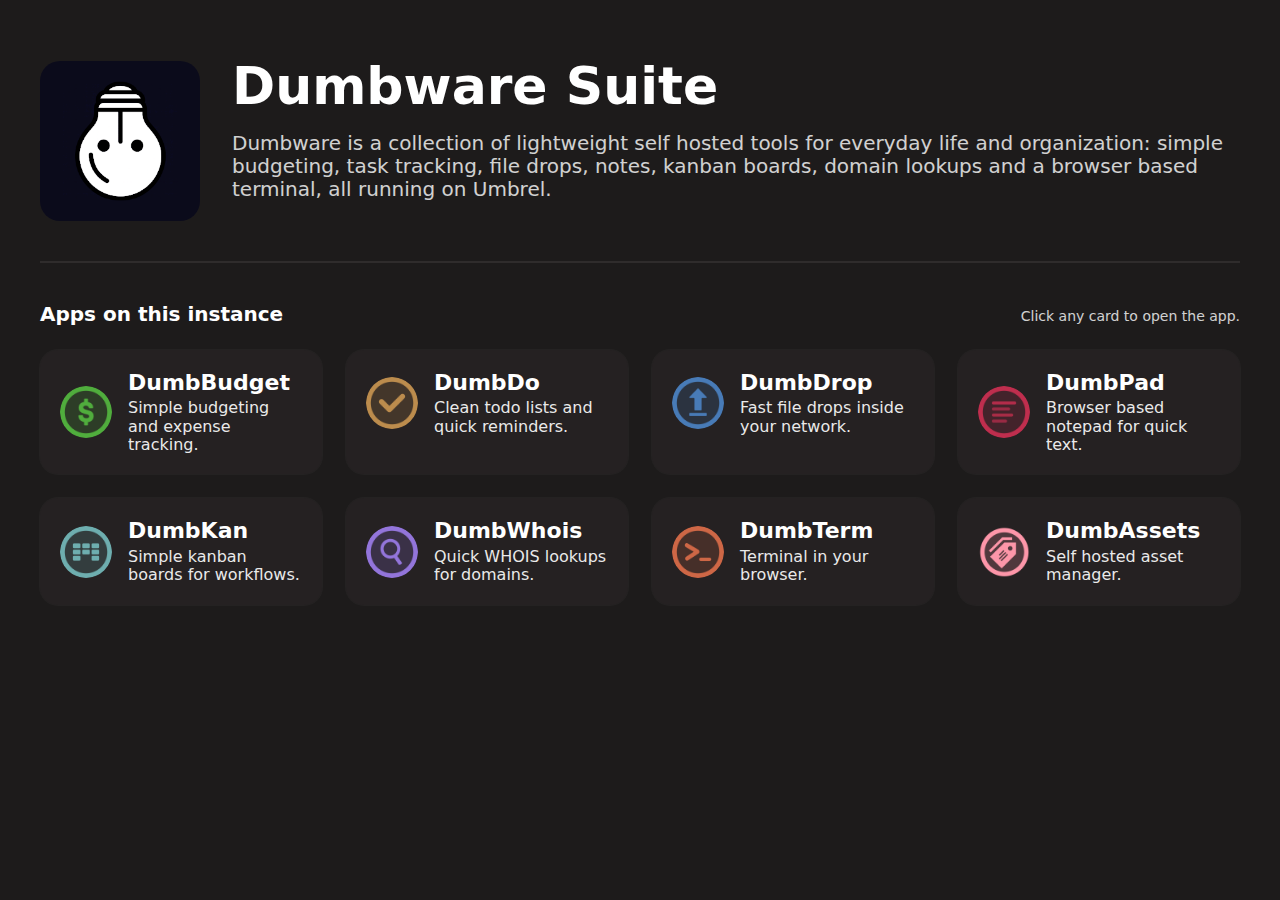
<file: denny-dumbsuite/data/www/index.html>
<!DOCTYPE html>
<html>
<head>
    <meta charset="utf-8">
    <title>Dumbware Suite</title>
    <style>
        html {
            line-height: 1.15;
            -webkit-text-size-adjust: 100%
        }
        body {
            margin: 0
        }
        main {
            display: block
        }
        h1 {
            font-size: 2em;
            margin: .67em 0
        }
        hr {
            box-sizing: content-box;
            height: 0;
            overflow: visible
        }
        pre {
            font-family: monospace, monospace;
            font-size: 1em
        }
        a {
            background-color: transparent
        }
        b,
        strong {
            font-weight: bolder
        }
        code,
        kbd,
        samp {
            font-family: monospace, monospace;
            font-size: 1em
        }
        small {
            font-size: 80%
        }
        sub,
        sup {
            font-size: 75%;
            line-height: 0;
            position: relative;
            vertical-align: baseline
        }
        sub {
            bottom: -.25em
        }
        sup {
            top: -.5em
        }
        img {
            border-style: none
        }
        button,
        input,
        optgroup,
        select,
        textarea {
            font-family: inherit;
            font-size: 100%;
            line-height: 1.15;
            margin: 0
        }
        button,
        input {
            overflow: visible
        }
        button,
        select {
            text-transform: none
        }
        [type=button],
        [type=reset],
        [type=submit],
        button {
            -webkit-appearance: button
        }
        fieldset {
            padding: .35em .75em .625em
        }
        legend {
            box-sizing: border-box;
            color: inherit;
            display: table;
            max-width: 100%;
            padding: 0;
            white-space: normal
        }
        progress {
            vertical-align: baseline
        }
        textarea {
            overflow: auto
        }
        [type=checkbox],
        [type=radio] {
            box-sizing: border-box;
            padding: 0
        }
        [type=number]::-webkit-inner-spin-button,
        [type=number]::-webkit-outer-spin-button {
            height: auto
        }
        [type=search] {
            -webkit-appearance: textfield;
            outline-offset: -2px
        }
        [type=search]::-webkit-search-decoration {
            -webkit-appearance: none
        }
        ::-webkit-file-upload-button {
            -webkit-appearance: button;
            font: inherit
        }
        details {
            display: block
        }
        summary {
            display: list-item
        }
        template {
            display: none
        }
        [hidden] {
            display: none
        }

        body {
            background-color: #1D1B1B;
            font-family: system-ui, -apple-system, BlinkMacSystemFont, Roboto, Helvetica Neue, Segoe UI, Arial, Noto Sans, sans-serif, Apple Color Emoji, Segoe UI Emoji, Segoe UI Symbol, Noto Color Emoji;
            color: #fff;
        }
        *,
        h1,
        h2,
        h3,
        h4,
        h5,
        h6,
        p,
        span {
            color: #fff;
            font-size: 20px;
            font-weight: normal;
        }
        .text-muted {
            opacity: 0.8;
        }
        .text-small {
            font-size: 14px;
        }
        hr {
            width: 100%;
            height: 2px;
            background: #2F2C2C;
            border: none;
            margin: 40px 0;
        }
        .container {
            padding: 40px;
            max-width: 1440px;
            margin: auto;
        }
        .app-icon {
            border-radius: 20px;
        }
        .app {
            display: flex;
            margin: 20px 0 40px 0;
            align-items: center;
            gap: 32px;
        }
        .app-icon {
            flex-shrink: 0;
            height: 160px;
            width: 160px;
        }
        .app-name {
            font-size: 52px;
            line-height: 52px;
            font-weight: bold;
            margin: 0 0 16px 0;
        }

        .apps-header {
            display: flex;
            justify-content: space-between;
            align-items: baseline;
            gap: 16px;
            flex-wrap: wrap;
        }
        .apps-header h2 {
            margin: 0;
        }
        .apps-header p {
            margin: 0;
        }

        .apps-grid {
            display: grid;
            grid-template-columns: repeat(4, 1fr);
            gap: 24px;
            margin-top: 24px;
        }

        .app-card {
            background: #252122;
            border-radius: 18px;
            padding: 20px;
            display: flex;
            flex-direction: column;
            gap: 12px;
            cursor: pointer;
            transition: transform 0.15s ease, box-shadow 0.15s ease, background 0.15s ease;
            box-shadow: 0 0 0 1px rgba(255, 255, 255, 0.03);
        }
        .app-card:hover {
            transform: translateY(-2px);
            box-shadow: 0 14px 30px rgba(0, 0, 0, 0.6);
            background: #2b2627;
        }
        .app-card-header {
            display: flex;
            align-items: center;
            gap: 16px;
        }
        .app-card-logo {
            width: 52px;
            height: 52px;
            border-radius: 50%;
            object-fit: contain;
            image-rendering: auto;
            background: transparent;
        }
        .app-card-title {
            font-size: 22px;
            font-weight: 600;
        }
        .app-card-desc {
            font-size: 16px;
            opacity: 0.9;
            margin-top: 4px;
        }

        @media (max-width: 900px) {
            .apps-grid {
                grid-template-columns: repeat(2, 1fr);
            }
        }
        @media (max-width: 600px) {
            .apps-grid {
                grid-template-columns: repeat(1, 1fr);
            }
            .app-name {
                font-size: 36px;
                line-height: 40px;
            }
            .container {
                padding: 24px;
            }
        }
    </style>
    <link rel="shortcut icon" type="image/png" href="favicon.png">
</head>

<body>
    <section class="container app-container">
        <div class="app">
            <img class="app-icon" src="logo.png" alt="Dumbware Logo">
            <div class="app-details">
                <h1 class="app-name">Dumbware Suite</h1>
                <p class="text-muted">
                    Dumbware is a collection of lightweight self hosted tools for everyday life and organization:
                    simple budgeting, task tracking, file drops, notes, kanban boards, domain lookups and a browser
                    based terminal, all running on Umbrel.
                </p>
            </div>
        </div>

        <hr />

        <div class="apps-header">
            <h2><strong>Apps on this instance</strong></h2>
            <p class="text-muted text-small">
                Click any card to open the app.
            </p>
        </div>

        <div class="apps-grid">
            <div class="app-card" onclick="openApp(13331);">
                <div class="app-card-header">
                    <img src="dumbbudget.png" class="app-card-logo">
                    <div>
                        <div class="app-card-title">DumbBudget</div>
                        <div class="app-card-desc">Simple budgeting and expense tracking.</div>
                    </div>
                </div>
            </div>

            <div class="app-card" onclick="openApp(13332);">
                <div class="app-card-header">
                    <img src="dumbdo.png" class="app-card-logo">
                    <div>
                        <div class="app-card-title">DumbDo</div>
                        <div class="app-card-desc">Clean todo lists and quick reminders.</div>
                    </div>
                </div>
            </div>

            <div class="app-card" onclick="openApp(13333);">
                <div class="app-card-header">
                    <img src="dumbdrop.png" class="app-card-logo">
                    <div>
                        <div class="app-card-title">DumbDrop</div>
                        <div class="app-card-desc">Fast file drops inside your network.</div>
                    </div>
                </div>
            </div>

            <div class="app-card" onclick="openApp(13334);">
                <div class="app-card-header">
                    <img src="dumbpad.png" class="app-card-logo">
                    <div>
                        <div class="app-card-title">DumbPad</div>
                        <div class="app-card-desc">Browser based notepad for quick text.</div>
                    </div>
                </div>
            </div>

            <div class="app-card" onclick="openApp(13335);">
                <div class="app-card-header">
                    <img src="dumbkan.png" class="app-card-logo">
                    <div>
                        <div class="app-card-title">DumbKan</div>
                        <div class="app-card-desc">Simple kanban boards for workflows.</div>
                    </div>
                </div>
            </div>

            <div class="app-card" onclick="openApp(13336);">
                <div class="app-card-header">
                    <img src="dumbwhois.png" class="app-card-logo">
                    <div>
                        <div class="app-card-title">DumbWhois</div>
                        <div class="app-card-desc">Quick WHOIS lookups for domains.</div>
                    </div>
                </div>
            </div>

            <div class="app-card" onclick="openApp(13337);">
                <div class="app-card-header">
                    <img src="dumbterm.png" class="app-card-logo">
                    <div>
                        <div class="app-card-title">DumbTerm</div>
                        <div class="app-card-desc">Terminal in your browser.</div>
                    </div>
                </div>
            </div>

            <div class="app-card" onclick="openApp(13338);">
                <div class="app-card-header">
                    <img src="dumbassets.png" class="app-card-logo">
                    <div>
                        <div class="app-card-title">DumbAssets</div>
                        <div class="app-card-desc">Self hosted asset manager.</div>
                    </div>
                </div>
            </div>
        </div>

    </section>

    <script>
        function openApp(port) {
            const host = window.location.hostname;
            window.open("http://" + host + ":" + port, "_blank");
        }
    </script>
</body>
</html>
</file>
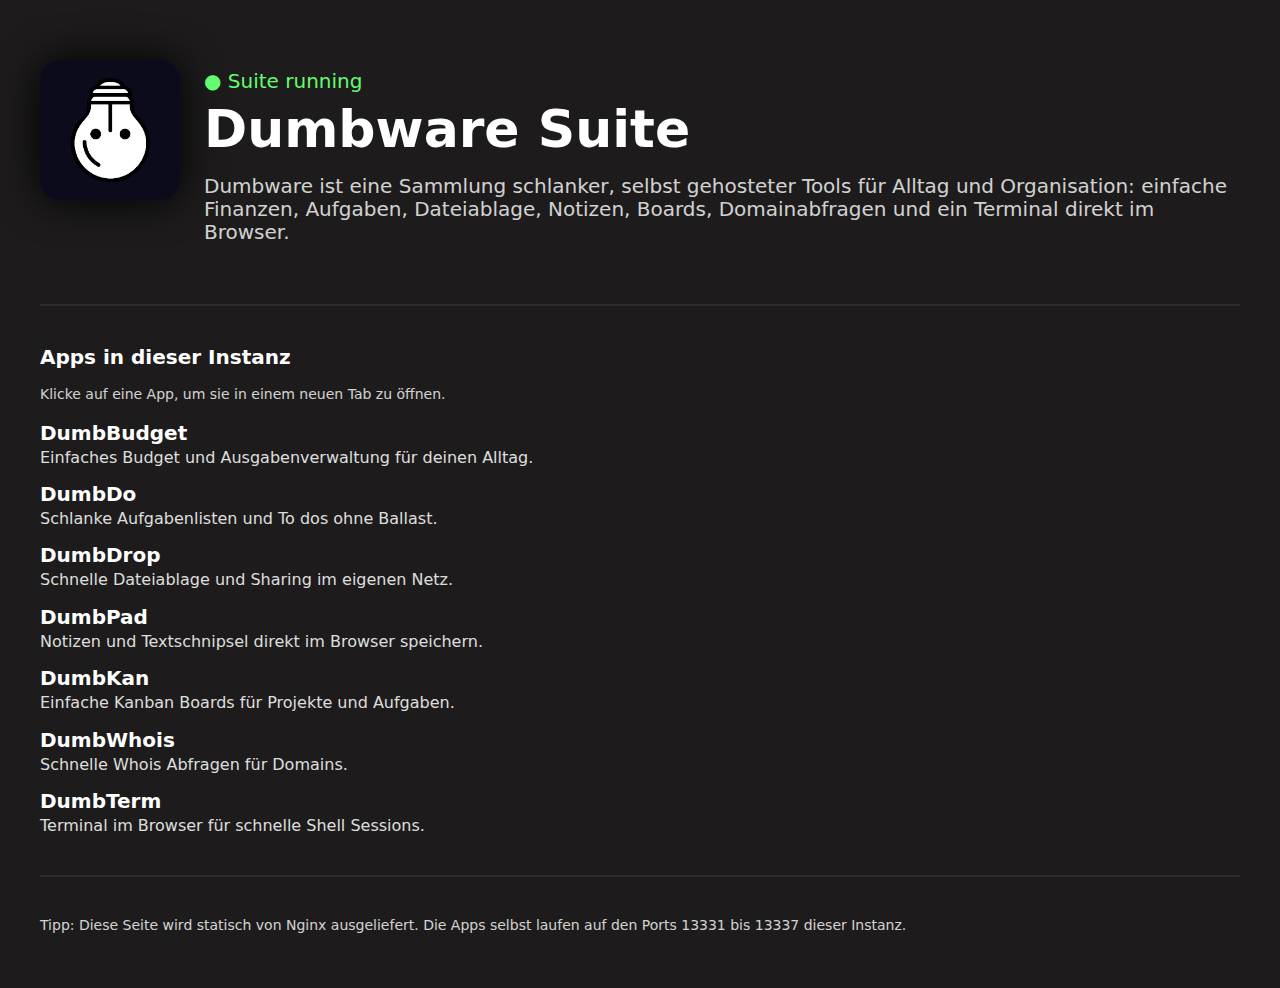
<file: denny-dumbware/data/www/index.html>
<!DOCTYPE html>
<html>
<head>
    <meta charset="utf-8">
    <title>Dumbware Suite</title>
    <style>
        /*! normalize.css v8.0.1 | MIT License | github.com/necolas/normalize.css */
        html {
            line-height: 1.15;
            -webkit-text-size-adjust: 100%
        }

        body {
            margin: 0
        }

        main {
            display: block
        }

        h1 {
            font-size: 2em;
            margin: .67em 0
        }

        hr {
            box-sizing: content-box;
            height: 0;
            overflow: visible
        }

        pre {
            font-family: monospace, monospace;
            font-size: 1em
        }

        a {
            background-color: transparent
        }

        b,
        strong {
            font-weight: bolder
        }

        code,
        kbd,
        samp {
            font-family: monospace, monospace;
            font-size: 1em
        }

        small {
            font-size: 80%
        }

        sub,
        sup {
            font-size: 75%;
            line-height: 0;
            position: relative;
            vertical-align: baseline
        }

        sub {
            bottom: -.25em
        }

        sup {
            top: -.5em
        }

        img {
            border-style: none
        }

        button,
        input,
        optgroup,
        select,
        textarea {
            font-family: inherit;
            font-size: 100%;
            line-height: 1.15;
            margin: 0
        }

        button,
        input {
            overflow: visible
        }

        button,
        select {
            text-transform: none
        }

        [type=button],
        [type=reset],
        [type=submit],
        button {
            -webkit-appearance: button
        }

        [type=button]::-moz-focus-inner,
        [type=reset]::-moz-focus-inner,
        [type=submit]::-moz-focus-inner,
        button::-moz-focus-inner {
            border-style: none;
            padding: 0
        }

        [type=button]:-moz-focusring,
        [type=reset]:-moz-focusring,
        [type=submit]:-moz-focusring,
        button:-moz-focusring {
            outline: 1px dotted ButtonText
        }

        fieldset {
            padding: .35em .75em .625em
        }

        legend {
            box-sizing: border-box;
            color: inherit;
            display: table;
            max-width: 100%;
            padding: 0;
            white-space: normal
        }

        progress {
            vertical-align: baseline
        }

        textarea {
            overflow: auto
        }

        [type=checkbox],
        [type=radio] {
            box-sizing: border-box;
            padding: 0
        }

        [type=number]::-webkit-inner-spin-button,
        [type=number]::-webkit-outer-spin-button {
            height: auto
        }

        [type=search] {
            -webkit-appearance: textfield;
            outline-offset: -2px
        }

        [type=search]::-webkit-search-decoration {
            -webkit-appearance: none
        }

        ::-webkit-file-upload-button {
            -webkit-appearance: button;
            font: inherit
        }

        details {
            display: block
        }

        summary {
            display: list-item
        }

        template {
            display: none
        }

        [hidden] {
            display: none
        }
    </style>
    <style>
        body {
            background-color: #1D1B1B;
            font-family: system-ui, -apple-system, BlinkMacSystemFont, Roboto, Helvetica Neue, Segoe UI, Arial, Noto Sans, sans-serif, Apple Color Emoji, Segoe UI Emoji, Segoe UI Symbol, Noto Color Emoji;
            color: #fff;
        }

        *,
        h1,
        h2,
        h3,
        h4,
        h5,
        h6,
        p,
        span {
            color: #fff;
            font-size: 20px;
            font-weight: normal;
        }

        .success {
            color: #63FB72;
        }

        .text-muted {
            opacity: 0.8;
        }

        .text-small {
            font-size: 14px;
        }

        hr {
            width: 100%;
            height: 2px;
            background: #2F2C2C;
            border: none;
            margin: 40px 0;
        }

        .container {
            padding: 40px;
            max-width: 1440px;
            margin: auto;
        }

        .app-icon {
            border-radius: 20px;
        }

        .app {
            display: flex;
            margin: 20px 0 40px 0;
        }

        .app > .app-icon {
            flex-shrink: 0;
            height: 140px;
            width: 140px;
            box-shadow: 0 0 40px 0 rgba(0, 0, 0, 0.95);
            margin-right: 24px;
        }

        .app > .app-details > .app-status {
            display: block;
            font-size: 20px;
            margin: 10px 0 0 0;
        }

        .app > .app-details > .app-name {
            font-size: 52px;
            line-height: 52px;
            font-weight: bold;
            margin: 10px 0 0 0;
        }

        .app-list {
            list-style: none;
            padding-left: 0;
            margin-top: 20px;
        }

        .app-list li {
            margin-bottom: 16px;
        }

        .app-link {
            font-weight: bold;
            text-decoration: none;
        }

        .app-link:hover {
            text-decoration: underline;
        }

        .app-desc {
            display: block;
            opacity: 0.85;
            margin-top: 4px;
            font-size: 16px;
        }
    </style>
    <link rel="shortcut icon" type="image/png" href="favicon.png">
</head>

<body>
    <section class="container app-container">
        <div class="app">
            <img class="app-icon" src="logo.png" width="256" height="256" alt="Dumbware Logo">
            <div class="app-details">
                <span class="app-status success">&#9679; Suite running</span>
                <h1 class="app-name">Dumbware Suite</h1>
                <p class="text-muted">
                    Dumbware ist eine Sammlung schlanker, selbst gehosteter Tools für Alltag und Organisation:
                    einfache Finanzen, Aufgaben, Dateiablage, Notizen, Boards, Domainabfragen und ein Terminal direkt im Browser.
                </p>
            </div>
        </div>

        <hr />

        <h2><strong>Apps in dieser Instanz</strong></h2>
        <p class="text-muted text-small">
            Klicke auf eine App, um sie in einem neuen Tab zu öffnen.
        </p>

        <ul class="app-list">
            <li>
                <a href="#" class="app-link" onclick="openApp(13331); return false;">DumbBudget</a>
                <span class="app-desc">Einfaches Budget und Ausgabenverwaltung für deinen Alltag.</span>
            </li>
            <li>
                <a href="#" class="app-link" onclick="openApp(13332); return false;">DumbDo</a>
                <span class="app-desc">Schlanke Aufgabenlisten und To dos ohne Ballast.</span>
            </li>
            <li>
                <a href="#" class="app-link" onclick="openApp(13333); return false;">DumbDrop</a>
                <span class="app-desc">Schnelle Dateiablage und Sharing im eigenen Netz.</span>
            </li>
            <li>
                <a href="#" class="app-link" onclick="openApp(13334); return false;">DumbPad</a>
                <span class="app-desc">Notizen und Textschnipsel direkt im Browser speichern.</span>
            </li>
            <li>
                <a href="#" class="app-link" onclick="openApp(13335); return false;">DumbKan</a>
                <span class="app-desc">Einfache Kanban Boards für Projekte und Aufgaben.</span>
            </li>
            <li>
                <a href="#" class="app-link" onclick="openApp(13336); return false;">DumbWhois</a>
                <span class="app-desc">Schnelle Whois Abfragen für Domains.</span>
            </li>
            <li>
                <a href="#" class="app-link" onclick="openApp(13337); return false;">DumbTerm</a>
                <span class="app-desc">Terminal im Browser für schnelle Shell Sessions.</span>
            </li>
        </ul>

        <hr />

        <p class="text-small text-muted">
            Tipp: Diese Seite wird statisch von Nginx ausgeliefert. Die Apps selbst laufen auf den Ports 13331 bis 13337 dieser Instanz.
        </p>
    </section>

    <script>
        function openApp(port) {
            const host = window.location.hostname;
            const url = "http://" + host + ":" + port;
            window.open(url, "_blank");
        }
    </script>
</body>
</html>
</file>
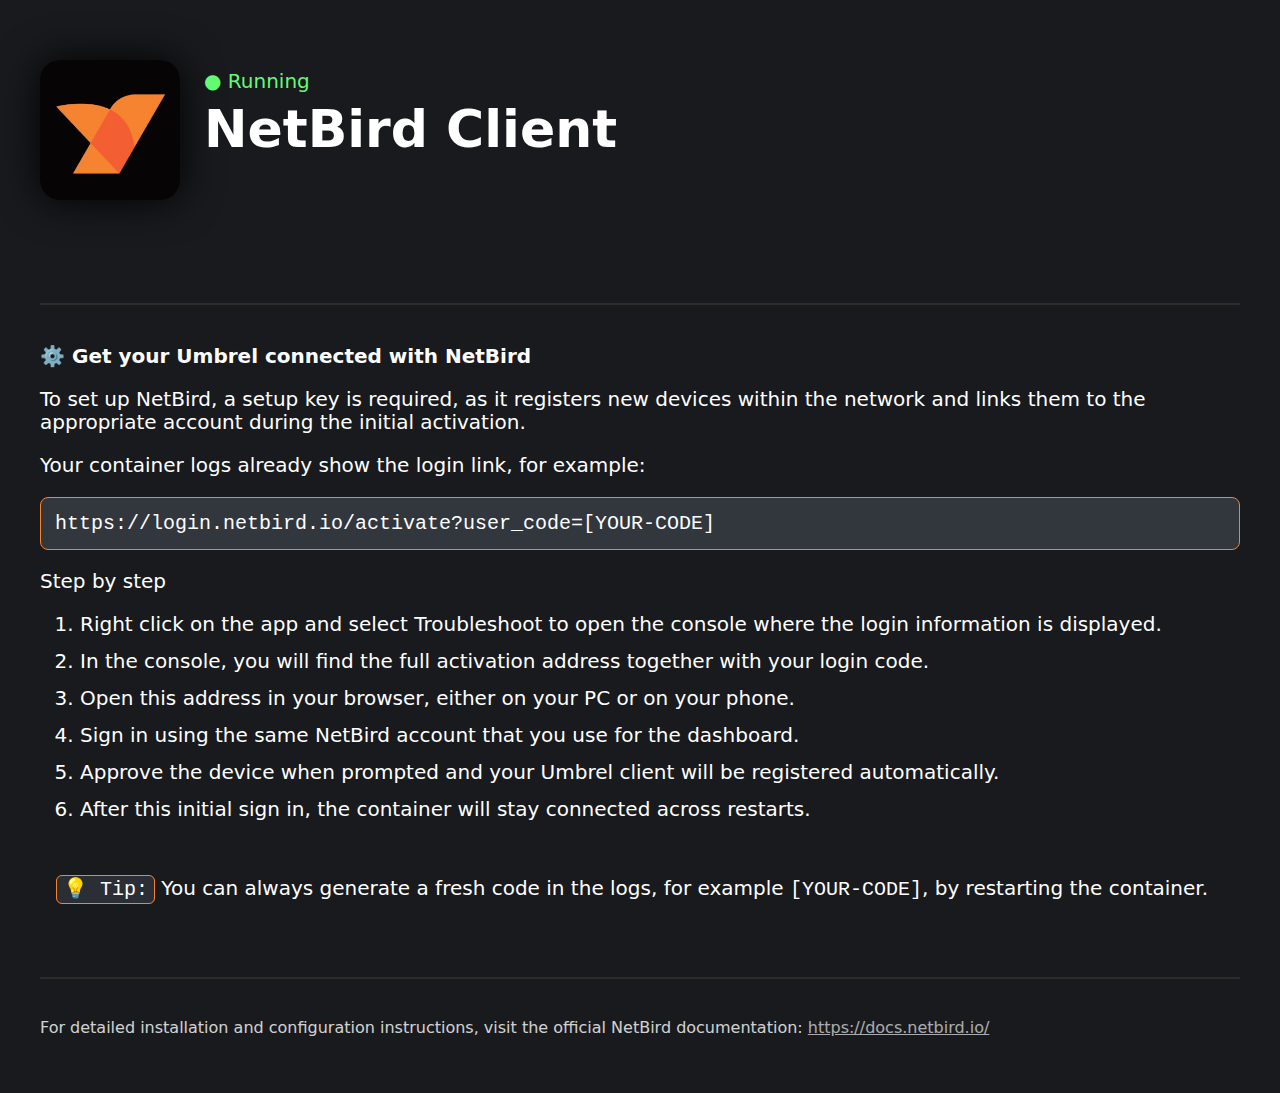
<file: denny-netbird/data/www/index.html>
<!DOCTYPE html>
<html><head><meta http-equiv="Content-Type" content="text/html; charset=utf-8">
    <title> NetBird Client </title>
    <style>
        html { line-height: 1.15; -webkit-text-size-adjust: 100% }
        body { margin: 0 }
        main { display: block }
        h1 { font-size: 2em; margin: .67em 0 }
        body {
            background-color: #181a1d;
            font-family: system-ui, -apple-system, BlinkMacSystemFont, Roboto, Helvetica Neue, Segoe UI, Arial, Noto Sans, sans-serif, Apple Color Emoji, Segoe UI Emoji, Segoe UI Symbol, Noto Color Emoji;
            color: #fff;
        }
        *, h1, h2, h3, h4, h5, h6, p, span {
            color: #fff;
            font-size: 20px;
            font-weight: normal;
        }
        .success { color: #63FB72; }
        .text-muted { opacity: 0.8; }
        .text-small { font-size: 16px; opacity: 0.8; }
        hr {
            width: 100%;
            height: 2px;
            background: #2F2C2C;
            border: none;
            margin: 40px 0;
        }
        .container { padding: 40px; max-width: 1440px; margin: auto; }
        .app-icon { border-radius: 20px; }
        .app {
            display: flex;
            margin: 20px 0 40px 0;
        }
        .app>.app-icon {
            flex-shrink: 0;
            height: 140px;
            width: 140px;
            box-shadow: 0 0 40px 0 rgba(0, 0, 0, 0.95);
            margin-right: 24px;
        }
        .app>.app-details>.app-status { display: block; font-size: 20px; margin: 10px 0 0 0; }
        .app>.app-details>.app-name {
            font-size: 52px; line-height: 52px; font-weight: bold; margin: 10px 0 0 0;
        }
        .kbd {
            font-family: ui-monospace, SFMono-Regular, Menlo, Monaco, Consolas, "Liberation Mono", "Courier New", monospace;
            background: #2b2e34; border: 1px solid #f68330; border-radius: 6px; padding: 2px 6px;
        }
        .note {
            background: #181a1d; border-radius: 12px; padding: 16px; margin-top: 16px;
        }
        ol li { margin-bottom: 14px; }
        code.block { display: block; background: #32363d; border: 1px solid #f68330; padding: 14px; border-radius: 8px; overflow-x: auto; }
    
        .config-card {
            background: #252222;
            border-radius: 18px;
            padding: 28px 28px 24px 28px;
            border: 1px solid #343131;
            box-shadow: 0 18px 40px rgba(0, 0, 0, 0.55);
            margin-top: 10px;
            margin-bottom: 32px;
        }
        .config-card h2 {
            margin-top: 0;
            margin-bottom: 12px;
        }
        .config-intro {
            margin-bottom: 16px;
        }
        .config-intro code.block {
            margin-top: 10px;
            margin-bottom: 8px;
        }
        .steps-list {
            margin-top: 10px;
            margin-bottom: 10px;
        }
        .steps-list li {
            padding-left: 4px;
        }
        .note {
            margin-top: 20px;
        }

    </style>
    <link rel="shortcut icon" type="image/jpg" href="favicon.png">
</head>

<body>
    <section class="container app-container">
        <div class="app">
            <img class="app-icon" src="logo.png" width="256" height="256" alt="NetBird">
            <div class="app-details">
                <span class="app-status success">&#9679; Running</span>
                <h1 class="app-name">NetBird Client</h1>
            </div>
        </div>

        <p class="text-muted">&nbsp;</p>
        <hr />

        
        <h2 style="font-weight: 650;">⚙️ Get your Umbrel connected with NetBird</h2>
        <p>To set up NetBird, a setup key is required, as it registers new devices within the network and links them to the appropriate account during the initial activation.</p>
<p>Your container logs already show the login link, for example:</p>
        <p><code class="block">https://login.netbird.io/activate?user_code=[YOUR-CODE]</code></p>

        <h3>Step by step</h3>
        <ol>
            <li>Right click on the app and select <strong>Troubleshoot</strong> to open the console where the login information is displayed.</li>
            <li>In the console, you will find the full activation address together with your login code.</li>
            <li>Open this address in your browser, either on your PC or on your phone.</li>
            <li>Sign in using the same NetBird account that you use for the dashboard.</li>
            <li>Approve the device when prompted and your Umbrel client will be registered automatically.</li>
            <li>After this initial sign in, the container will stay connected across restarts.</li>
        </ol>

        <div class="note">
            <p><span class="kbd">💡 Tip:</span> You can always generate a fresh code in the logs, for example <code>[YOUR-CODE]</code>, by restarting the container.</p>
        </div>

        <hr />
        <p class="text-small text-muted">
            For detailed installation and configuration instructions, visit the official NetBird documentation:
            <a href="https://docs.netbird.io/" target="_blank" class="text-small">https://docs.netbird.io/</a>
        </p>

    </section>
</body>
</html>
</file>
